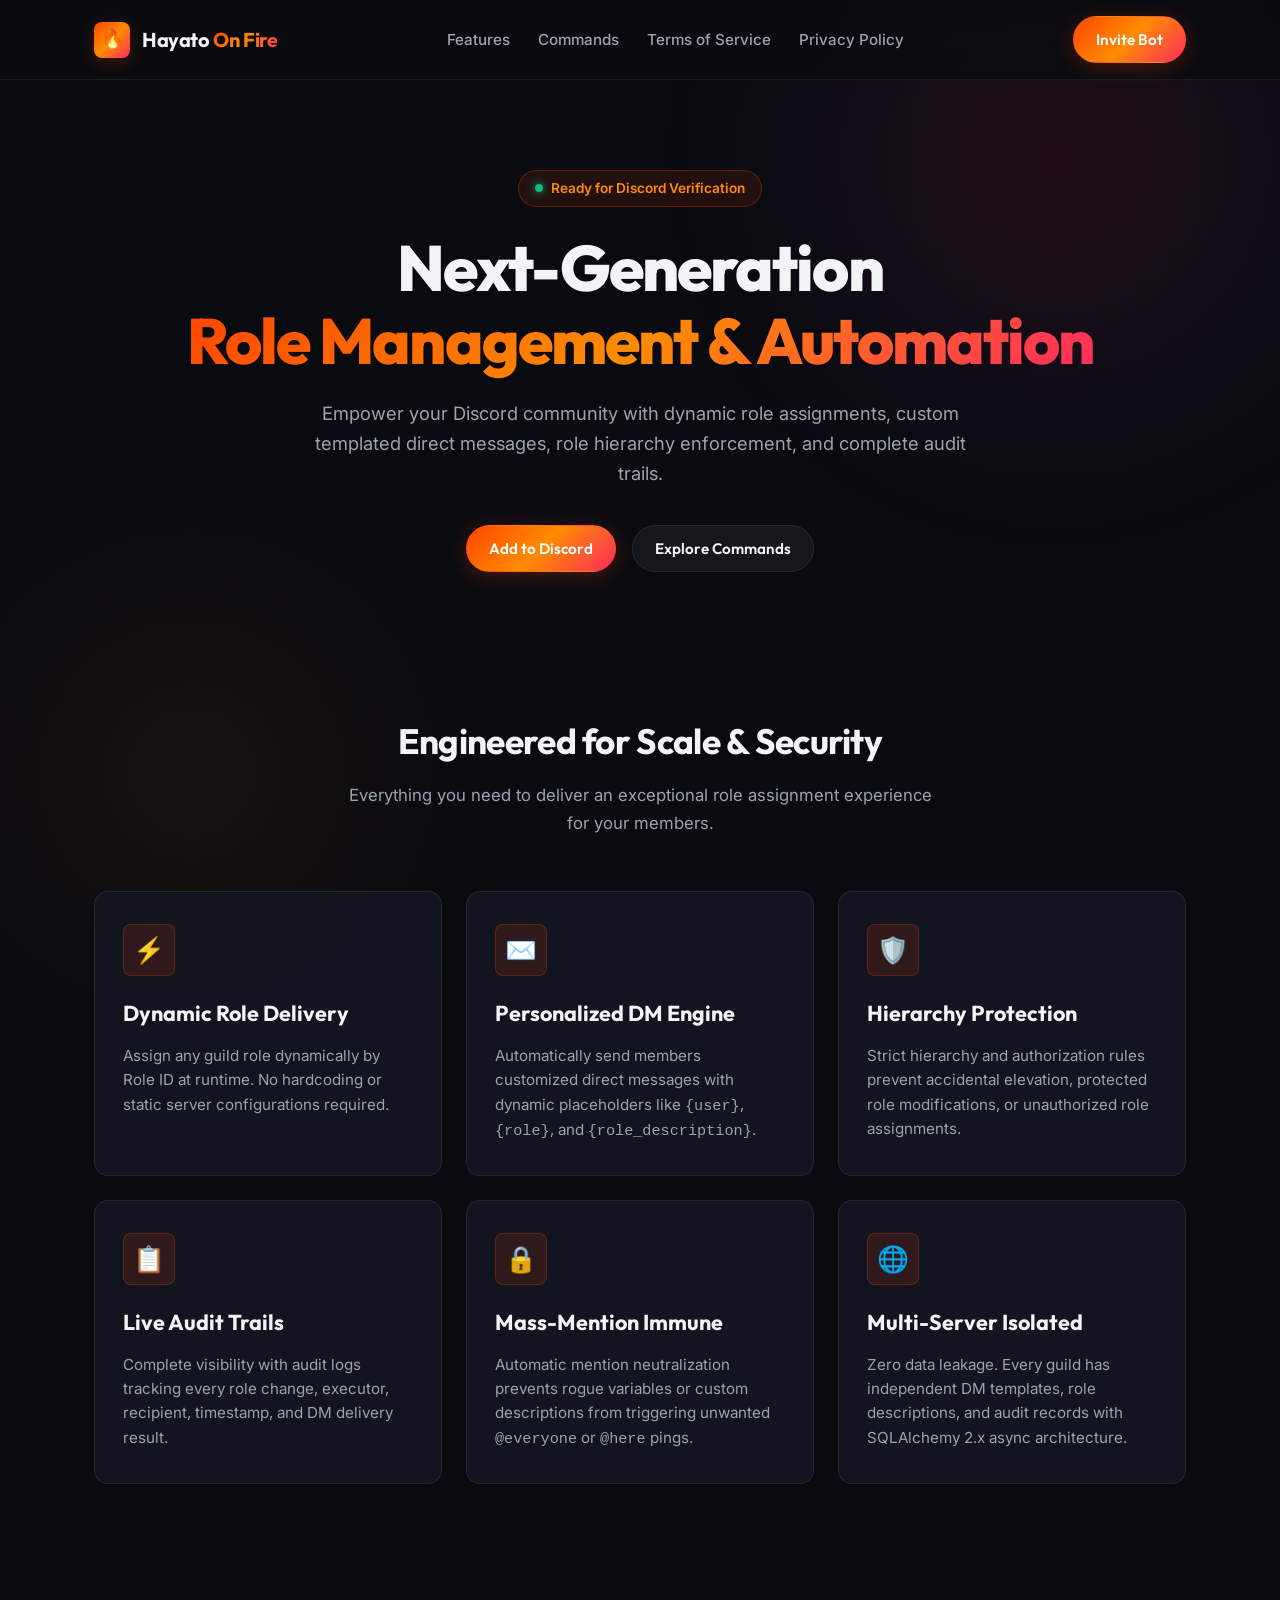
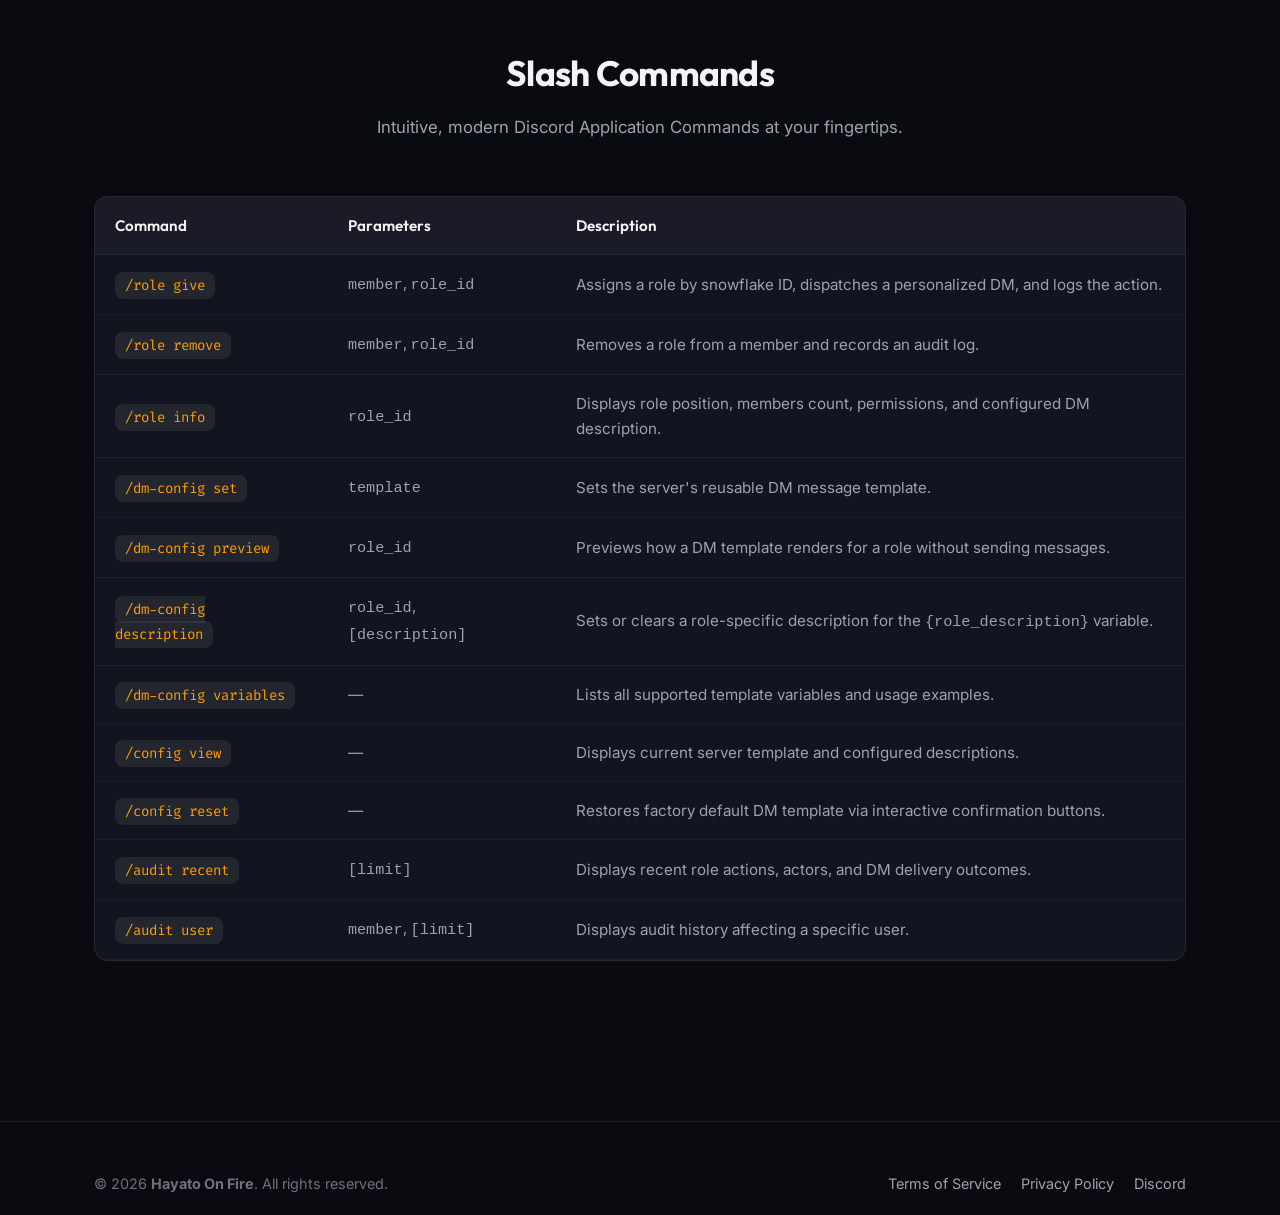
<file: docs/index.html>
<!DOCTYPE html>
<html lang="en">
<head>
  <meta charset="UTF-8">
  <meta name="viewport" content="width=device-width, initial-scale=1.0">
  <title>Hayato On Fire — Advanced Discord Role Management Bot</title>
  <meta name="description" content="Hayato On Fire is an advanced, high-performance Discord role management bot with dynamic DM templates, role descriptions, and comprehensive audit logging.">
  <link rel="stylesheet" href="static/css/style.css">
  <link rel="icon" href="data:image/svg+xml,<svg xmlns='http://www.w3.org/2000/svg' viewBox='0 0 100 100'><text y='.9em' font-size='90'>🔥</text></svg>">
</head>
<body>

  <!-- Navigation -->
  <nav class="navbar">
    <div class="container nav-inner">
      <a href="index.html" class="nav-brand">
        <div class="brand-icon">🔥</div>
        <div class="brand-name">Hayato <span>On Fire</span></div>
      </a>
      <ul class="nav-links">
        <li><a href="index.html#features" class="nav-link">Features</a></li>
        <li><a href="index.html#commands" class="nav-link">Commands</a></li>
        <li><a href="terms.html" class="nav-link">Terms of Service</a></li>
        <li><a href="privacy.html" class="nav-link">Privacy Policy</a></li>
      </ul>
      <a href="https://discord.com/oauth2/authorize?client_id=1564365119922634863&scope=bot%20applications.commands&permissions=268435456" target="_blank" class="btn btn-primary">
        Invite Bot
      </a>
    </div>
  </nav>

  <!-- Hero Section -->
  <header class="hero">
    <div class="container">
      <div class="badge">
        <span class="badge-dot"></span>
        Ready for Discord Verification
      </div>
      <h1 class="hero-title">
        Next-Generation <br>
        <span class="gradient-text">Role Management & Automation</span>
      </h1>
      <p class="hero-subtitle">
        Empower your Discord community with dynamic role assignments, custom templated direct messages, role hierarchy enforcement, and complete audit trails.
      </p>
      <div class="hero-cta">
        <a href="https://discord.com/oauth2/authorize?client_id=1564365119922634863&scope=bot%20applications.commands&permissions=268435456" target="_blank" class="btn btn-primary">
          Add to Discord
        </a>
        <a href="index.html#commands" class="btn btn-secondary">
          Explore Commands
        </a>
      </div>
    </div>
  </header>

  <!-- Features Grid -->
  <section class="features" id="features">
    <div class="container">
      <div class="section-header">
        <h2 class="section-title">Engineered for Scale & Security</h2>
        <p class="section-desc">Everything you need to deliver an exceptional role assignment experience for your members.</p>
      </div>
      <div class="grid-3">
        <div class="card">
          <div class="card-icon">⚡</div>
          <h3 class="card-title">Dynamic Role Delivery</h3>
          <p class="card-text">Assign any guild role dynamically by Role ID at runtime. No hardcoding or static server configurations required.</p>
        </div>
        <div class="card">
          <div class="card-icon">✉️</div>
          <h3 class="card-title">Personalized DM Engine</h3>
          <p class="card-text">Automatically send members customized direct messages with dynamic placeholders like <code>{user}</code>, <code>{role}</code>, and <code>{role_description}</code>.</p>
        </div>
        <div class="card">
          <div class="card-icon">🛡️</div>
          <h3 class="card-title">Hierarchy Protection</h3>
          <p class="card-text">Strict hierarchy and authorization rules prevent accidental elevation, protected role modifications, or unauthorized role assignments.</p>
        </div>
        <div class="card">
          <div class="card-icon">📋</div>
          <h3 class="card-title">Live Audit Trails</h3>
          <p class="card-text">Complete visibility with audit logs tracking every role change, executor, recipient, timestamp, and DM delivery result.</p>
        </div>
        <div class="card">
          <div class="card-icon">🔒</div>
          <h3 class="card-title">Mass-Mention Immune</h3>
          <p class="card-text">Automatic mention neutralization prevents rogue variables or custom descriptions from triggering unwanted <code>@everyone</code> or <code>@here</code> pings.</p>
        </div>
        <div class="card">
          <div class="card-icon">🌐</div>
          <h3 class="card-title">Multi-Server Isolated</h3>
          <p class="card-text">Zero data leakage. Every guild has independent DM templates, role descriptions, and audit records with SQLAlchemy 2.x async architecture.</p>
        </div>
      </div>
    </div>
  </section>

  <!-- Commands Section -->
  <section class="features" id="commands">
    <div class="container">
      <div class="section-header">
        <h2 class="section-title">Slash Commands</h2>
        <p class="section-desc">Intuitive, modern Discord Application Commands at your fingertips.</p>
      </div>

      <div class="command-table-wrap">
        <table class="command-table">
          <thead>
            <tr>
              <th>Command</th>
              <th>Parameters</th>
              <th>Description</th>
            </tr>
          </thead>
          <tbody>
            <tr>
              <td><span class="cmd-badge">/role give</span></td>
              <td><code>member</code>, <code>role_id</code></td>
              <td>Assigns a role by snowflake ID, dispatches a personalized DM, and logs the action.</td>
            </tr>
            <tr>
              <td><span class="cmd-badge">/role remove</span></td>
              <td><code>member</code>, <code>role_id</code></td>
              <td>Removes a role from a member and records an audit log.</td>
            </tr>
            <tr>
              <td><span class="cmd-badge">/role info</span></td>
              <td><code>role_id</code></td>
              <td>Displays role position, members count, permissions, and configured DM description.</td>
            </tr>
            <tr>
              <td><span class="cmd-badge">/dm-config set</span></td>
              <td><code>template</code></td>
              <td>Sets the server's reusable DM message template.</td>
            </tr>
            <tr>
              <td><span class="cmd-badge">/dm-config preview</span></td>
              <td><code>role_id</code></td>
              <td>Previews how a DM template renders for a role without sending messages.</td>
            </tr>
            <tr>
              <td><span class="cmd-badge">/dm-config description</span></td>
              <td><code>role_id</code>, <code>[description]</code></td>
              <td>Sets or clears a role-specific description for the <code>{role_description}</code> variable.</td>
            </tr>
            <tr>
              <td><span class="cmd-badge">/dm-config variables</span></td>
              <td>—</td>
              <td>Lists all supported template variables and usage examples.</td>
            </tr>
            <tr>
              <td><span class="cmd-badge">/config view</span></td>
              <td>—</td>
              <td>Displays current server template and configured descriptions.</td>
            </tr>
            <tr>
              <td><span class="cmd-badge">/config reset</span></td>
              <td>—</td>
              <td>Restores factory default DM template via interactive confirmation buttons.</td>
            </tr>
            <tr>
              <td><span class="cmd-badge">/audit recent</span></td>
              <td><code>[limit]</code></td>
              <td>Displays recent role actions, actors, and DM delivery outcomes.</td>
            </tr>
            <tr>
              <td><span class="cmd-badge">/audit user</span></td>
              <td><code>member</code>, <code>[limit]</code></td>
              <td>Displays audit history affecting a specific user.</td>
            </tr>
          </tbody>
        </table>
      </div>
    </div>
  </section>

  <!-- Footer -->
  <footer class="footer">
    <div class="container footer-inner">
      <div class="footer-copy">
        &copy; <span id="current-year">2026</span> <strong>Hayato On Fire</strong>. All rights reserved.
      </div>
      <div class="footer-links">
        <a href="terms.html">Terms of Service</a>
        <a href="privacy.html">Privacy Policy</a>
        <a href="https://discord.com" target="_blank" rel="noopener">Discord</a>
      </div>
    </div>
  </footer>

  <script src="static/js/main.js"></script>
</body>
</html>
</file>
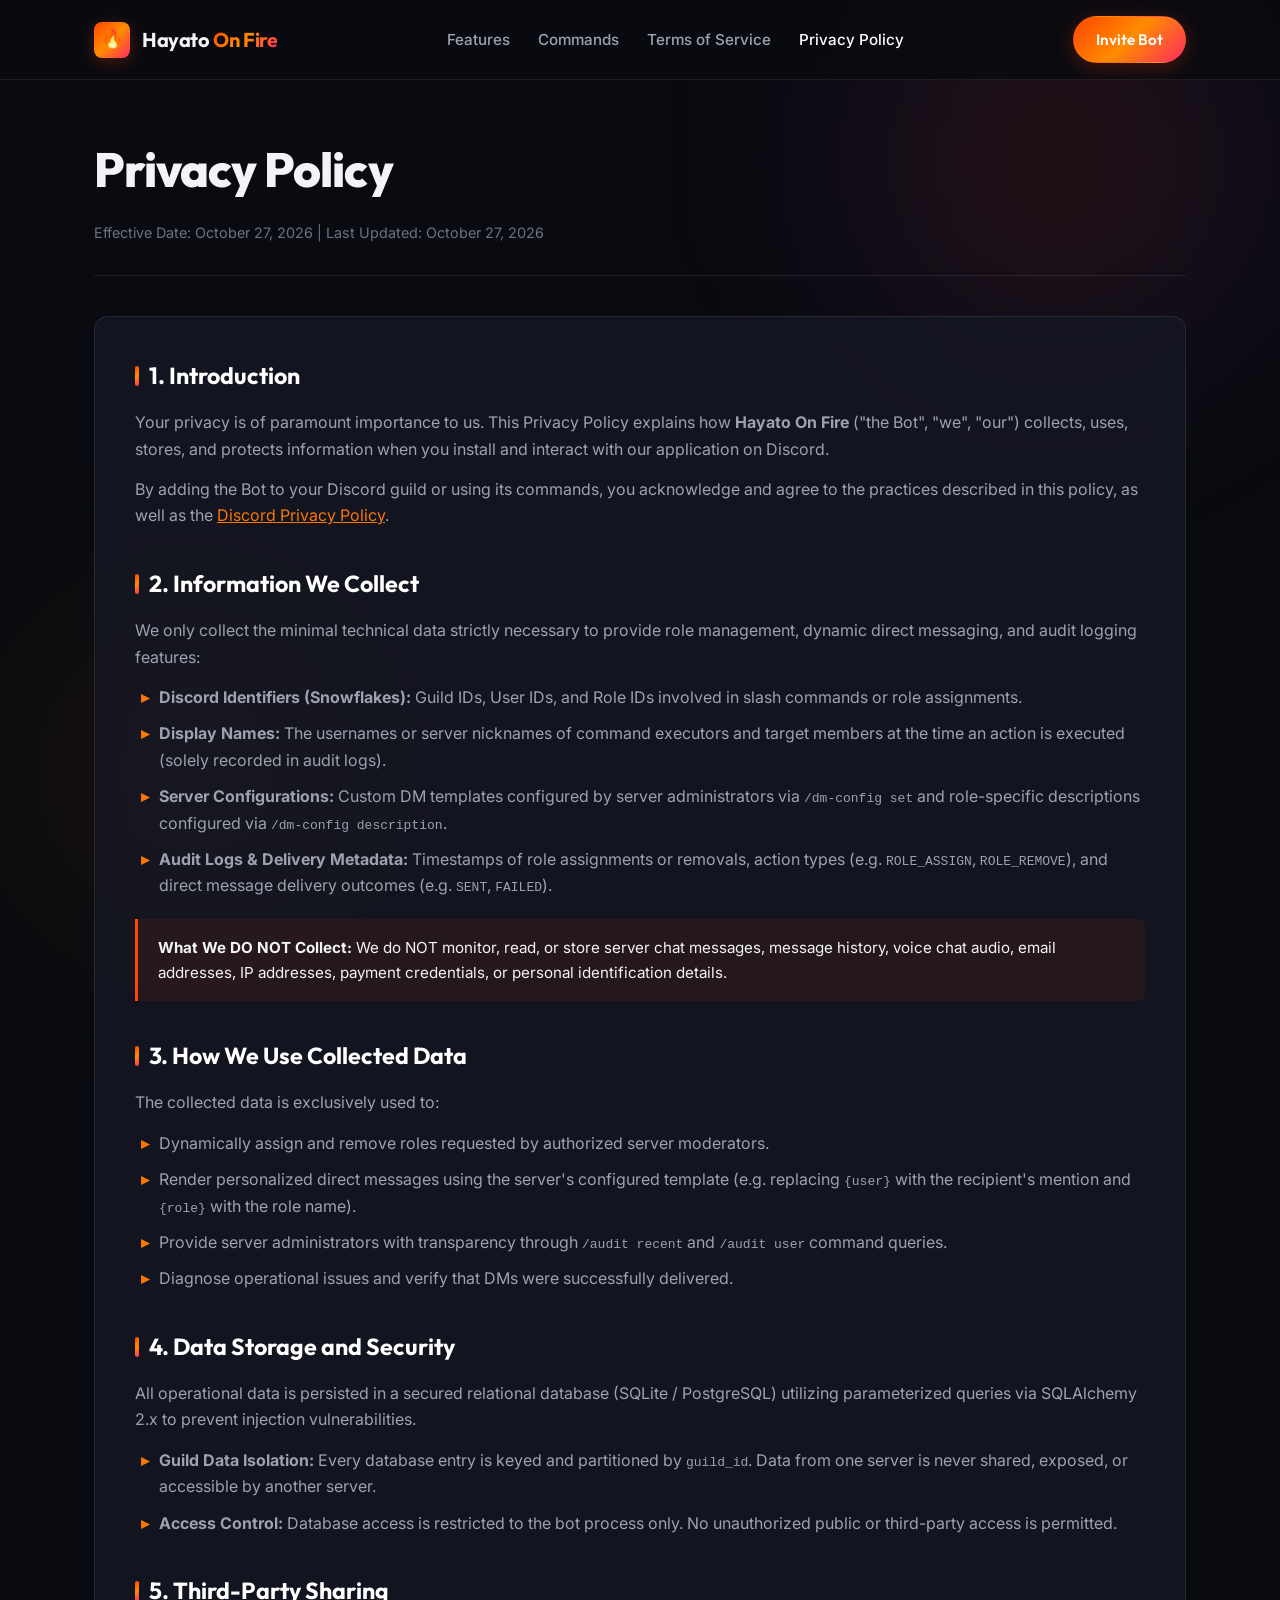
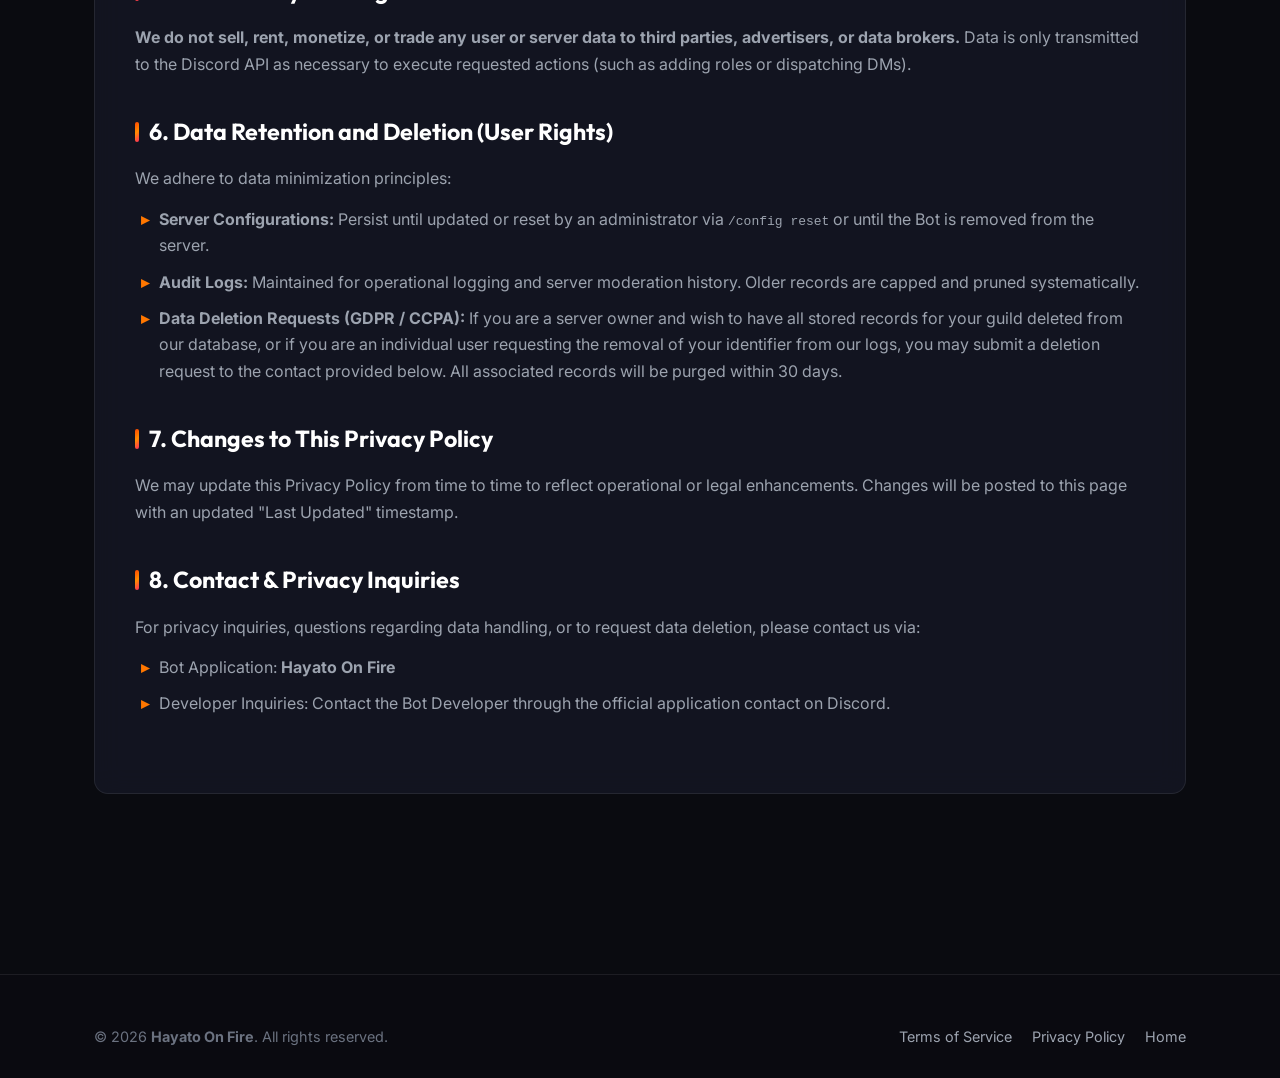
<file: docs/privacy.html>
<!DOCTYPE html>
<html lang="en">
<head>
  <meta charset="UTF-8">
  <meta name="viewport" content="width=device-width, initial-scale=1.0">
  <title>Privacy Policy — Hayato On Fire</title>
  <meta name="description" content="Privacy Policy for Hayato On Fire Discord Bot. Details on data collection, storage, audit logs, and user rights.">
  <link rel="stylesheet" href="static/css/style.css">
  <link rel="icon" href="data:image/svg+xml,<svg xmlns='http://www.w3.org/2000/svg' viewBox='0 0 100 100'><text y='.9em' font-size='90'>🔥</text></svg>">
</head>
<body>

  <!-- Navigation -->
  <nav class="navbar">
    <div class="container nav-inner">
      <a href="index.html" class="nav-brand">
        <div class="brand-icon">🔥</div>
        <div class="brand-name">Hayato <span>On Fire</span></div>
      </a>
      <ul class="nav-links">
        <li><a href="index.html#features" class="nav-link">Features</a></li>
        <li><a href="index.html#commands" class="nav-link">Commands</a></li>
        <li><a href="terms.html" class="nav-link">Terms of Service</a></li>
        <li><a href="privacy.html" class="nav-link active">Privacy Policy</a></li>
      </ul>
      <a href="https://discord.com/oauth2/authorize?client_id=1564365119922634863&scope=bot%20applications.commands&permissions=268435456" target="_blank" class="btn btn-primary">
        Invite Bot
      </a>
    </div>
  </nav>

  <!-- Legal Content -->
  <main class="legal-page">
    <div class="container">
      <div class="legal-header">
        <h1>Privacy Policy</h1>
        <p class="legal-meta">Effective Date: October 27, 2026 | Last Updated: October 27, 2026</p>
      </div>

      <div class="legal-box legal-content">
        <section>
          <h2>1. Introduction</h2>
          <p>
            Your privacy is of paramount importance to us. This Privacy Policy explains how <strong>Hayato On Fire</strong> ("the Bot", "we", "our") collects, uses, stores, and protects information when you install and interact with our application on Discord.
          </p>
          <p>
            By adding the Bot to your Discord guild or using its commands, you acknowledge and agree to the practices described in this policy, as well as the <a href="https://discord.com/privacy" target="_blank" rel="noopener" style="color: var(--accent-orange);">Discord Privacy Policy</a>.
          </p>
        </section>

        <section>
          <h2>2. Information We Collect</h2>
          <p>We only collect the minimal technical data strictly necessary to provide role management, dynamic direct messaging, and audit logging features:</p>
          <ul>
            <li><strong>Discord Identifiers (Snowflakes):</strong> Guild IDs, User IDs, and Role IDs involved in slash commands or role assignments.</li>
            <li><strong>Display Names:</strong> The usernames or server nicknames of command executors and target members at the time an action is executed (solely recorded in audit logs).</li>
            <li><strong>Server Configurations:</strong> Custom DM templates configured by server administrators via <code>/dm-config set</code> and role-specific descriptions configured via <code>/dm-config description</code>.</li>
            <li><strong>Audit Logs & Delivery Metadata:</strong> Timestamps of role assignments or removals, action types (e.g. <code>ROLE_ASSIGN</code>, <code>ROLE_REMOVE</code>), and direct message delivery outcomes (e.g. <code>SENT</code>, <code>FAILED</code>).</li>
          </ul>

          <div class="legal-highlight">
            <p><strong>What We DO NOT Collect:</strong> We do NOT monitor, read, or store server chat messages, message history, voice chat audio, email addresses, IP addresses, payment credentials, or personal identification details.</p>
          </div>
        </section>

        <section>
          <h2>3. How We Use Collected Data</h2>
          <p>The collected data is exclusively used to:</p>
          <ul>
            <li>Dynamically assign and remove roles requested by authorized server moderators.</li>
            <li>Render personalized direct messages using the server's configured template (e.g. replacing <code>{user}</code> with the recipient's mention and <code>{role}</code> with the role name).</li>
            <li>Provide server administrators with transparency through <code>/audit recent</code> and <code>/audit user</code> command queries.</li>
            <li>Diagnose operational issues and verify that DMs were successfully delivered.</li>
          </ul>
        </section>

        <section>
          <h2>4. Data Storage and Security</h2>
          <p>
            All operational data is persisted in a secured relational database (SQLite / PostgreSQL) utilizing parameterized queries via SQLAlchemy 2.x to prevent injection vulnerabilities.
          </p>
          <ul>
            <li><strong>Guild Data Isolation:</strong> Every database entry is keyed and partitioned by <code>guild_id</code>. Data from one server is never shared, exposed, or accessible by another server.</li>
            <li><strong>Access Control:</strong> Database access is restricted to the bot process only. No unauthorized public or third-party access is permitted.</li>
          </ul>
        </section>

        <section>
          <h2>5. Third-Party Sharing</h2>
          <p>
            <strong>We do not sell, rent, monetize, or trade any user or server data to third parties, advertisers, or data brokers.</strong> Data is only transmitted to the Discord API as necessary to execute requested actions (such as adding roles or dispatching DMs).
          </p>
        </section>

        <section>
          <h2>6. Data Retention and Deletion (User Rights)</h2>
          <p>
            We adhere to data minimization principles:
          </p>
          <ul>
            <li><strong>Server Configurations:</strong> Persist until updated or reset by an administrator via <code>/config reset</code> or until the Bot is removed from the server.</li>
            <li><strong>Audit Logs:</strong> Maintained for operational logging and server moderation history. Older records are capped and pruned systematically.</li>
            <li><strong>Data Deletion Requests (GDPR / CCPA):</strong> If you are a server owner and wish to have all stored records for your guild deleted from our database, or if you are an individual user requesting the removal of your identifier from our logs, you may submit a deletion request to the contact provided below. All associated records will be purged within 30 days.</li>
          </ul>
        </section>

        <section>
          <h2>7. Changes to This Privacy Policy</h2>
          <p>
            We may update this Privacy Policy from time to time to reflect operational or legal enhancements. Changes will be posted to this page with an updated "Last Updated" timestamp.
          </p>
        </section>

        <section>
          <h2>8. Contact & Privacy Inquiries</h2>
          <p>
            For privacy inquiries, questions regarding data handling, or to request data deletion, please contact us via:
          </p>
          <ul>
            <li>Bot Application: <strong>Hayato On Fire</strong></li>
            <li>Developer Inquiries: Contact the Bot Developer through the official application contact on Discord.</li>
          </ul>
        </section>
      </div>
    </div>
  </main>

  <!-- Footer -->
  <footer class="footer">
    <div class="container footer-inner">
      <div class="footer-copy">
        &copy; <span id="current-year">2026</span> <strong>Hayato On Fire</strong>. All rights reserved.
      </div>
      <div class="footer-links">
        <a href="terms.html">Terms of Service</a>
        <a href="privacy.html">Privacy Policy</a>
        <a href="index.html">Home</a>
      </div>
    </div>
  </footer>

  <script src="static/js/main.js"></script>
</body>
</html>
</file>
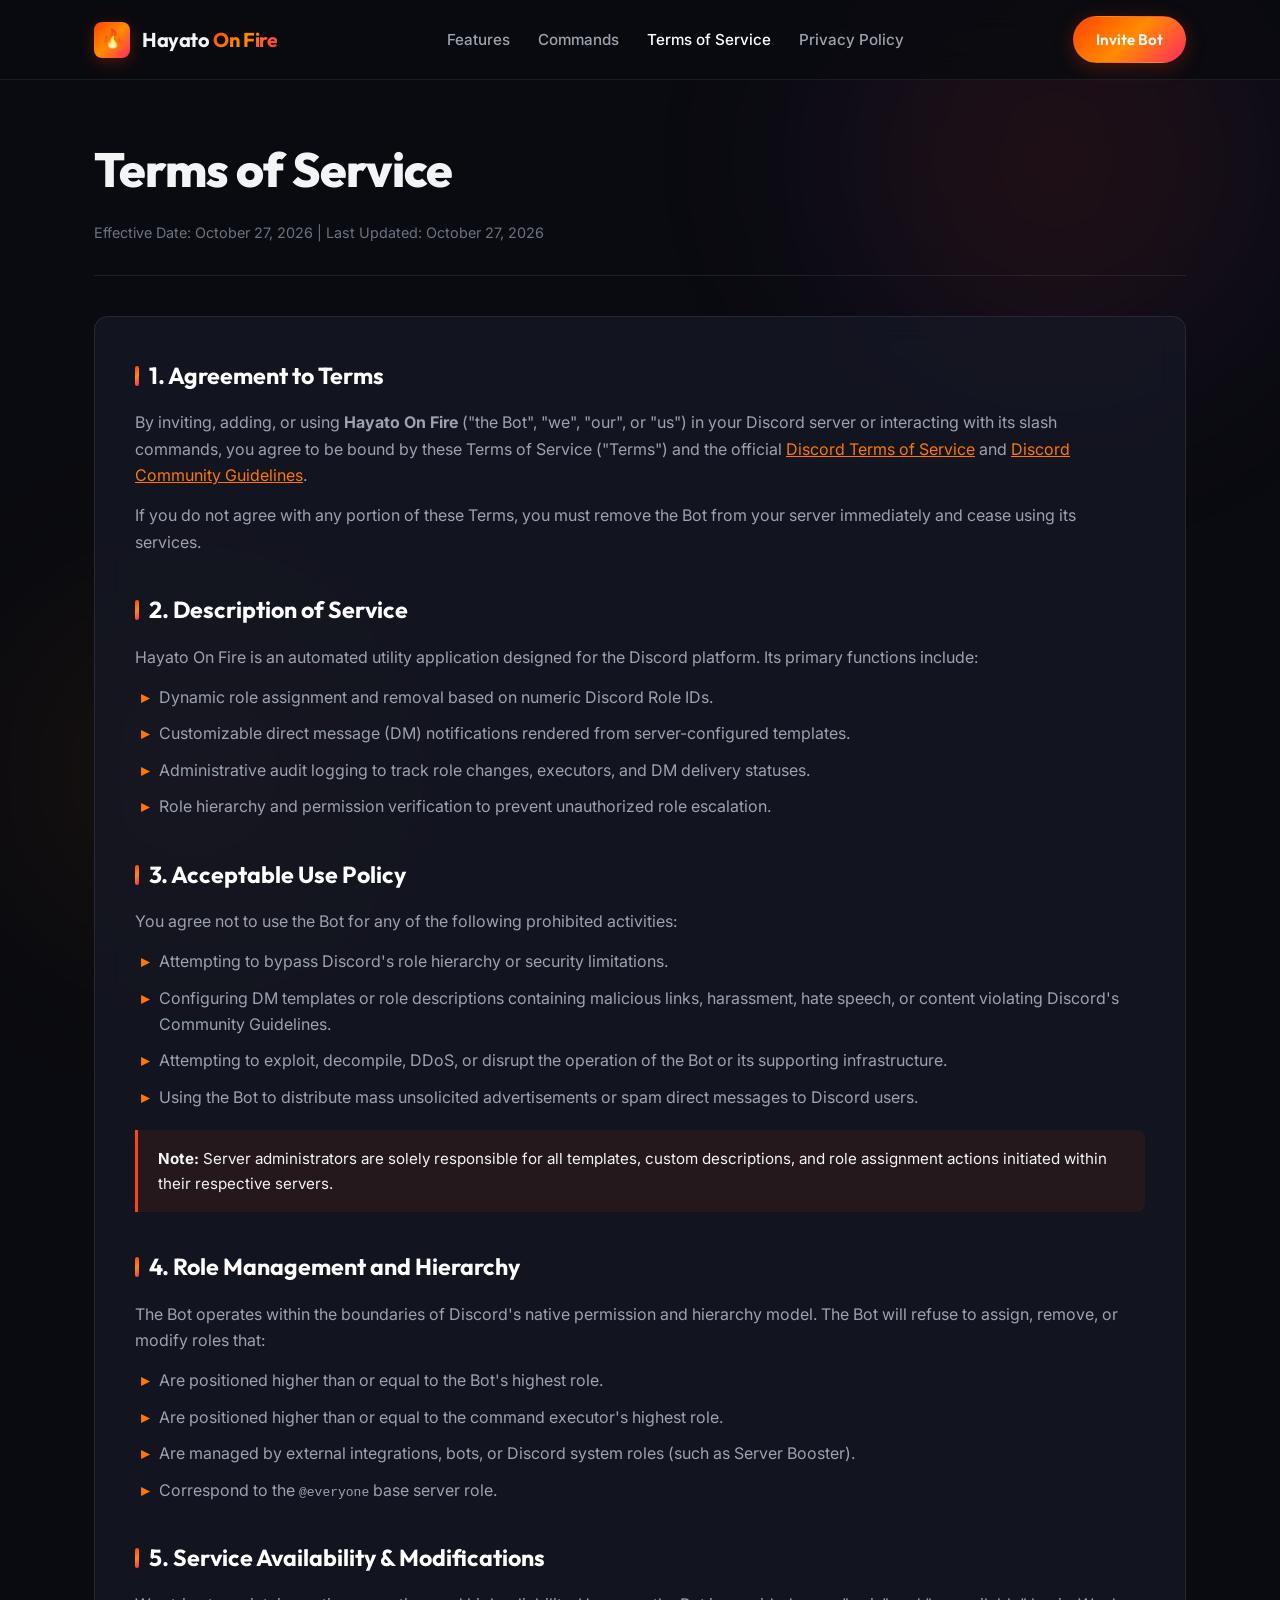
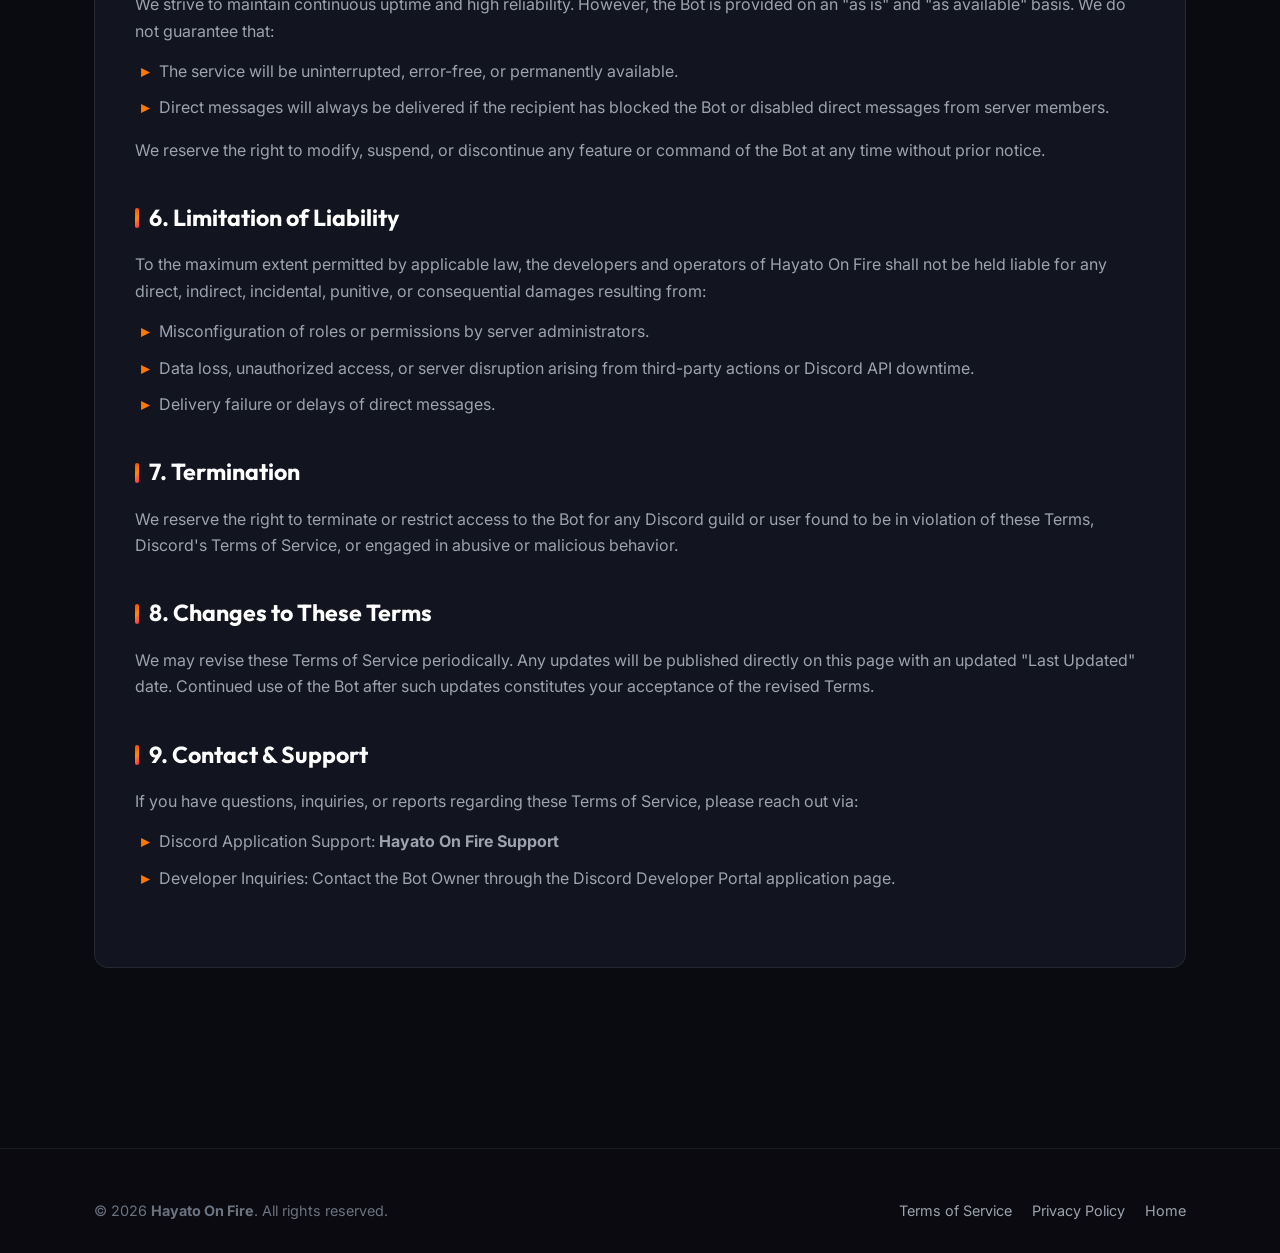
<file: docs/terms.html>
<!DOCTYPE html>
<html lang="en">
<head>
  <meta charset="UTF-8">
  <meta name="viewport" content="width=device-width, initial-scale=1.0">
  <title>Terms of Service — Hayato On Fire</title>
  <meta name="description" content="Terms of Service for Hayato On Fire Discord Bot. Understand the rules and guidelines governing the use of the bot.">
  <link rel="stylesheet" href="static/css/style.css">
  <link rel="icon" href="data:image/svg+xml,<svg xmlns='http://www.w3.org/2000/svg' viewBox='0 0 100 100'><text y='.9em' font-size='90'>🔥</text></svg>">
</head>
<body>

  <!-- Navigation -->
  <nav class="navbar">
    <div class="container nav-inner">
      <a href="index.html" class="nav-brand">
        <div class="brand-icon">🔥</div>
        <div class="brand-name">Hayato <span>On Fire</span></div>
      </a>
      <ul class="nav-links">
        <li><a href="index.html#features" class="nav-link">Features</a></li>
        <li><a href="index.html#commands" class="nav-link">Commands</a></li>
        <li><a href="terms.html" class="nav-link active">Terms of Service</a></li>
        <li><a href="privacy.html" class="nav-link">Privacy Policy</a></li>
      </ul>
      <a href="https://discord.com/oauth2/authorize?client_id=1564365119922634863&scope=bot%20applications.commands&permissions=268435456" target="_blank" class="btn btn-primary">
        Invite Bot
      </a>
    </div>
  </nav>

  <!-- Legal Content -->
  <main class="legal-page">
    <div class="container">
      <div class="legal-header">
        <h1>Terms of Service</h1>
        <p class="legal-meta">Effective Date: October 27, 2026 | Last Updated: October 27, 2026</p>
      </div>

      <div class="legal-box legal-content">
        <section>
          <h2>1. Agreement to Terms</h2>
          <p>
            By inviting, adding, or using <strong>Hayato On Fire</strong> ("the Bot", "we", "our", or "us") in your Discord server or interacting with its slash commands, you agree to be bound by these Terms of Service ("Terms") and the official <a href="https://discord.com/terms" target="_blank" rel="noopener" style="color: var(--accent-orange);">Discord Terms of Service</a> and <a href="https://discord.com/guidelines" target="_blank" rel="noopener" style="color: var(--accent-orange);">Discord Community Guidelines</a>.
          </p>
          <p>
            If you do not agree with any portion of these Terms, you must remove the Bot from your server immediately and cease using its services.
          </p>
        </section>

        <section>
          <h2>2. Description of Service</h2>
          <p>
            Hayato On Fire is an automated utility application designed for the Discord platform. Its primary functions include:
          </p>
          <ul>
            <li>Dynamic role assignment and removal based on numeric Discord Role IDs.</li>
            <li>Customizable direct message (DM) notifications rendered from server-configured templates.</li>
            <li>Administrative audit logging to track role changes, executors, and DM delivery statuses.</li>
            <li>Role hierarchy and permission verification to prevent unauthorized role escalation.</li>
          </ul>
        </section>

        <section>
          <h2>3. Acceptable Use Policy</h2>
          <p>You agree not to use the Bot for any of the following prohibited activities:</p>
          <ul>
            <li>Attempting to bypass Discord's role hierarchy or security limitations.</li>
            <li>Configuring DM templates or role descriptions containing malicious links, harassment, hate speech, or content violating Discord's Community Guidelines.</li>
            <li>Attempting to exploit, decompile, DDoS, or disrupt the operation of the Bot or its supporting infrastructure.</li>
            <li>Using the Bot to distribute mass unsolicited advertisements or spam direct messages to Discord users.</li>
          </ul>
          <div class="legal-highlight">
            <p><strong>Note:</strong> Server administrators are solely responsible for all templates, custom descriptions, and role assignment actions initiated within their respective servers.</p>
          </div>
        </section>

        <section>
          <h2>4. Role Management and Hierarchy</h2>
          <p>
            The Bot operates within the boundaries of Discord's native permission and hierarchy model. The Bot will refuse to assign, remove, or modify roles that:
          </p>
          <ul>
            <li>Are positioned higher than or equal to the Bot's highest role.</li>
            <li>Are positioned higher than or equal to the command executor's highest role.</li>
            <li>Are managed by external integrations, bots, or Discord system roles (such as Server Booster).</li>
            <li>Correspond to the <code>@everyone</code> base server role.</li>
          </ul>
        </section>

        <section>
          <h2>5. Service Availability & Modifications</h2>
          <p>
            We strive to maintain continuous uptime and high reliability. However, the Bot is provided on an "as is" and "as available" basis. We do not guarantee that:
          </p>
          <ul>
            <li>The service will be uninterrupted, error-free, or permanently available.</li>
            <li>Direct messages will always be delivered if the recipient has blocked the Bot or disabled direct messages from server members.</li>
          </ul>
          <p>
            We reserve the right to modify, suspend, or discontinue any feature or command of the Bot at any time without prior notice.
          </p>
        </section>

        <section>
          <h2>6. Limitation of Liability</h2>
          <p>
            To the maximum extent permitted by applicable law, the developers and operators of Hayato On Fire shall not be held liable for any direct, indirect, incidental, punitive, or consequential damages resulting from:
          </p>
          <ul>
            <li>Misconfiguration of roles or permissions by server administrators.</li>
            <li>Data loss, unauthorized access, or server disruption arising from third-party actions or Discord API downtime.</li>
            <li>Delivery failure or delays of direct messages.</li>
          </ul>
        </section>

        <section>
          <h2>7. Termination</h2>
          <p>
            We reserve the right to terminate or restrict access to the Bot for any Discord guild or user found to be in violation of these Terms, Discord's Terms of Service, or engaged in abusive or malicious behavior.
          </p>
        </section>

        <section>
          <h2>8. Changes to These Terms</h2>
          <p>
            We may revise these Terms of Service periodically. Any updates will be published directly on this page with an updated "Last Updated" date. Continued use of the Bot after such updates constitutes your acceptance of the revised Terms.
          </p>
        </section>

        <section>
          <h2>9. Contact & Support</h2>
          <p>
            If you have questions, inquiries, or reports regarding these Terms of Service, please reach out via:
          </p>
          <ul>
            <li>Discord Application Support: <strong>Hayato On Fire Support</strong></li>
            <li>Developer Inquiries: Contact the Bot Owner through the Discord Developer Portal application page.</li>
          </ul>
        </section>
      </div>
    </div>
  </main>

  <!-- Footer -->
  <footer class="footer">
    <div class="container footer-inner">
      <div class="footer-copy">
        &copy; <span id="current-year">2026</span> <strong>Hayato On Fire</strong>. All rights reserved.
      </div>
      <div class="footer-links">
        <a href="terms.html">Terms of Service</a>
        <a href="privacy.html">Privacy Policy</a>
        <a href="index.html">Home</a>
      </div>
    </div>
  </footer>

  <script src="static/js/main.js"></script>
</body>
</html>
</file>
<file: docs/static/css/style.css>
/* Hayato On Fire — Web Panel & Legal Portal Stylesheet */
@import url('https://fonts.googleapis.com/css2?family=Outfit:wght@400;500;600;700;800&family=Inter:wght@300;400;500;600;700&family=Fira+Code:wght@400;500&display=swap');

:root {
  --bg-primary: #0a0b10;
  --bg-secondary: #12141e;
  --bg-card: rgba(22, 25, 38, 0.75);
  --bg-card-hover: rgba(28, 32, 50, 0.9);
  --border-color: rgba(255, 255, 255, 0.08);
  --border-highlight: rgba(255, 87, 34, 0.35);

  --text-main: #f3f4f6;
  --text-muted: #9ca3af;
  --text-dim: #6b7280;

  --accent-fire: #ff4500;
  --accent-orange: #ff7700;
  --accent-amber: #ffaa00;
  --accent-purple: #7928ca;
  --accent-glow: rgba(255, 69, 0, 0.25);

  --gradient-fire: linear-gradient(135deg, #ff4500 0%, #ff8c00 50%, #ff2a5f 100%);
  --gradient-dark: linear-gradient(180deg, rgba(10, 11, 16, 0.8) 0%, #0a0b10 100%);

  --radius-sm: 8px;
  --radius-md: 14px;
  --radius-lg: 22px;
  --radius-full: 9999px;

  --transition: all 0.25s cubic-bezier(0.16, 1, 0.3, 1);
}

* {
  margin: 0;
  padding: 0;
  box-sizing: border-box;
}

html {
  scroll-behavior: smooth;
  color-scheme: dark;
}

body {
  font-family: 'Inter', -apple-system, BlinkMacSystemFont, sans-serif;
  background-color: var(--bg-primary);
  color: var(--text-main);
  line-height: 1.65;
  overflow-x: hidden;
  position: relative;
  min-height: 100vh;
}

/* Background Ambient Glows */
body::before {
  content: '';
  position: fixed;
  top: -10vw;
  right: -5vw;
  width: 45vw;
  height: 45vw;
  background: radial-gradient(circle, rgba(255, 69, 0, 0.12) 0%, rgba(121, 40, 202, 0.08) 50%, transparent 70%);
  border-radius: 50%;
  pointer-events: none;
  z-index: 0;
  filter: blur(80px);
}

body::after {
  content: '';
  position: fixed;
  bottom: -10vw;
  left: -5vw;
  width: 40vw;
  height: 40vw;
  background: radial-gradient(circle, rgba(255, 120, 0, 0.1) 0%, transparent 65%);
  border-radius: 50%;
  pointer-events: none;
  z-index: 0;
  filter: blur(90px);
}

.container {
  max-width: 1140px;
  margin: 0 auto;
  padding: 0 24px;
  position: relative;
  z-index: 1;
}

/* Navigation Bar */
.navbar {
  position: sticky;
  top: 0;
  z-index: 100;
  background: rgba(10, 11, 16, 0.85);
  backdrop-filter: blur(16px);
  -webkit-backdrop-filter: blur(16px);
  border-bottom: 1px solid var(--border-color);
  padding: 16px 0;
  transition: var(--transition);
}

.nav-inner {
  display: flex;
  align-items: center;
  justify-content: space-between;
}

.nav-brand {
  display: flex;
  align-items: center;
  gap: 12px;
  text-decoration: none;
  color: var(--text-main);
  font-family: 'Outfit', sans-serif;
  font-weight: 700;
  font-size: 1.25rem;
  letter-spacing: -0.02em;
}

.brand-icon {
  width: 36px;
  height: 36px;
  border-radius: var(--radius-sm);
  background: var(--gradient-fire);
  display: flex;
  align-items: center;
  justify-content: center;
  font-size: 1.15rem;
  box-shadow: 0 4px 16px var(--accent-glow);
}

.brand-name span {
  background: var(--gradient-fire);
  -webkit-background-clip: text;
  -webkit-text-fill-color: transparent;
}

.nav-links {
  display: flex;
  align-items: center;
  gap: 28px;
  list-style: none;
}

.nav-link {
  text-decoration: none;
  color: var(--text-muted);
  font-size: 0.95rem;
  font-weight: 500;
  transition: var(--transition);
}

.nav-link:hover,
.nav-link.active {
  color: #fff;
}

.btn {
  display: inline-flex;
  align-items: center;
  justify-content: center;
  gap: 8px;
  font-family: 'Outfit', sans-serif;
  font-weight: 600;
  font-size: 0.95rem;
  padding: 10px 22px;
  border-radius: var(--radius-full);
  text-decoration: none;
  transition: var(--transition);
  cursor: pointer;
  border: 1px solid transparent;
}

.btn-primary {
  background: var(--gradient-fire);
  color: #fff;
  box-shadow: 0 4px 20px var(--accent-glow);
}

.btn-primary:hover {
  transform: translateY(-2px);
  box-shadow: 0 6px 26px rgba(255, 69, 0, 0.4);
}

.btn-secondary {
  background: rgba(255, 255, 255, 0.05);
  color: var(--text-main);
  border-color: var(--border-color);
}

.btn-secondary:hover {
  background: rgba(255, 255, 255, 0.1);
  border-color: rgba(255, 255, 255, 0.2);
  transform: translateY(-2px);
}

/* Hero Section */
.hero {
  padding: 90px 0 60px;
  text-align: center;
}

.badge {
  display: inline-flex;
  align-items: center;
  gap: 8px;
  background: rgba(255, 69, 0, 0.1);
  border: 1px solid rgba(255, 69, 0, 0.3);
  color: #ff8c00;
  padding: 6px 16px;
  border-radius: var(--radius-full);
  font-size: 0.85rem;
  font-weight: 600;
  margin-bottom: 24px;
}

.badge-dot {
  width: 8px;
  height: 8px;
  border-radius: 50%;
  background: #10b981;
  box-shadow: 0 0 10px #10b981;
}

.hero-title {
  font-family: 'Outfit', sans-serif;
  font-size: clamp(2.5rem, 5vw, 4rem);
  font-weight: 800;
  line-height: 1.15;
  letter-spacing: -0.03em;
  margin-bottom: 20px;
}

.hero-title .gradient-text {
  background: var(--gradient-fire);
  -webkit-background-clip: text;
  -webkit-text-fill-color: transparent;
}

.hero-subtitle {
  font-size: 1.15rem;
  color: var(--text-muted);
  max-width: 680px;
  margin: 0 auto 36px;
  font-weight: 400;
}

.hero-cta {
  display: flex;
  align-items: center;
  justify-content: center;
  gap: 16px;
  flex-wrap: wrap;
}

/* Feature Grid */
.features {
  padding: 80px 0;
}

.section-header {
  text-align: center;
  margin-bottom: 54px;
}

.section-title {
  font-family: 'Outfit', sans-serif;
  font-size: 2.2rem;
  font-weight: 700;
  letter-spacing: -0.02em;
  margin-bottom: 12px;
}

.section-desc {
  color: var(--text-muted);
  font-size: 1.05rem;
  max-width: 600px;
  margin: 0 auto;
}

.grid-3 {
  display: grid;
  grid-template-columns: repeat(auto-fit, minmax(320px, 1fr));
  gap: 24px;
}

.card {
  background: var(--bg-card);
  border: 1px solid var(--border-color);
  border-radius: var(--radius-md);
  padding: 32px 28px;
  transition: var(--transition);
  backdrop-filter: blur(12px);
  position: relative;
  overflow: hidden;
}

.card:hover {
  background: var(--bg-card-hover);
  border-color: var(--border-highlight);
  transform: translateY(-4px);
  box-shadow: 0 12px 30px rgba(0, 0, 0, 0.35);
}

.card-icon {
  width: 52px;
  height: 52px;
  border-radius: var(--radius-sm);
  background: rgba(255, 69, 0, 0.12);
  border: 1px solid rgba(255, 69, 0, 0.25);
  display: flex;
  align-items: center;
  justify-content: center;
  font-size: 1.6rem;
  margin-bottom: 20px;
}

.card-title {
  font-family: 'Outfit', sans-serif;
  font-size: 1.35rem;
  font-weight: 700;
  margin-bottom: 12px;
}

.card-text {
  color: var(--text-muted);
  font-size: 0.95rem;
  line-height: 1.6;
}

/* Legal Documents Layout (Terms & Privacy) */
.legal-page {
  padding: 50px 0 100px;
}

.legal-header {
  border-bottom: 1px solid var(--border-color);
  padding-bottom: 30px;
  margin-bottom: 40px;
}

.legal-header h1 {
  font-family: 'Outfit', sans-serif;
  font-size: clamp(2.2rem, 4vw, 3rem);
  font-weight: 800;
  letter-spacing: -0.02em;
  margin-bottom: 12px;
}

.legal-meta {
  color: var(--text-dim);
  font-size: 0.9rem;
}

.legal-box {
  background: var(--bg-card);
  border: 1px solid var(--border-color);
  border-radius: var(--radius-md);
  padding: 40px;
  backdrop-filter: blur(14px);
}

.legal-content section {
  margin-bottom: 36px;
}

.legal-content h2 {
  font-family: 'Outfit', sans-serif;
  font-size: 1.45rem;
  font-weight: 700;
  color: #fff;
  margin-bottom: 14px;
  display: flex;
  align-items: center;
  gap: 10px;
}

.legal-content h2::before {
  content: '';
  display: inline-block;
  width: 4px;
  height: 20px;
  background: var(--gradient-fire);
  border-radius: 2px;
}

.legal-content p {
  color: var(--text-muted);
  margin-bottom: 14px;
  font-size: 1rem;
}

.legal-content ul {
  list-style: none;
  padding-left: 0;
  margin-bottom: 16px;
}

.legal-content ul li {
  position: relative;
  padding-left: 24px;
  margin-bottom: 10px;
  color: var(--text-muted);
}

.legal-content ul li::before {
  content: '▸';
  position: absolute;
  left: 6px;
  color: var(--accent-orange);
  font-weight: 700;
}

.legal-highlight {
  background: rgba(255, 69, 0, 0.08);
  border-left: 3px solid var(--accent-fire);
  padding: 16px 20px;
  border-radius: 0 var(--radius-sm) var(--radius-sm) 0;
  margin: 20px 0;
}

.legal-highlight p {
  margin-bottom: 0;
  color: var(--text-main);
  font-size: 0.95rem;
}

/* Command Showcase Table */
.command-table-wrap {
  overflow-x: auto;
  border: 1px solid var(--border-color);
  border-radius: var(--radius-md);
  background: var(--bg-card);
  margin-top: 30px;
}

.command-table {
  width: 100%;
  border-collapse: collapse;
  text-align: left;
  font-size: 0.95rem;
}

.command-table th {
  background: rgba(255, 255, 255, 0.03);
  padding: 16px 20px;
  font-family: 'Outfit', sans-serif;
  font-weight: 600;
  color: var(--text-main);
  border-bottom: 1px solid var(--border-color);
}

.command-table td {
  padding: 16px 20px;
  border-bottom: 1px solid rgba(255, 255, 255, 0.04);
  color: var(--text-muted);
}

.cmd-badge {
  font-family: 'Fira Code', monospace;
  background: rgba(255, 255, 255, 0.07);
  padding: 4px 10px;
  border-radius: var(--radius-sm);
  color: #ff9d00;
  font-size: 0.88rem;
}

/* Footer */
.footer {
  border-top: 1px solid var(--border-color);
  padding: 50px 0 30px;
  background: rgba(10, 11, 16, 0.9);
  margin-top: 80px;
}

.footer-inner {
  display: flex;
  align-items: center;
  justify-content: space-between;
  flex-wrap: wrap;
  gap: 24px;
}

.footer-copy {
  color: var(--text-dim);
  font-size: 0.9rem;
}

.footer-links {
  display: flex;
  gap: 20px;
}

.footer-links a {
  color: var(--text-muted);
  text-decoration: none;
  font-size: 0.9rem;
  transition: var(--transition);
}

.footer-links a:hover {
  color: #fff;
}

@media (max-width: 768px) {
  .nav-links {
    display: none;
  }
  .legal-box {
    padding: 24px;
  }
  .footer-inner {
    flex-direction: column;
    text-align: center;
  }
}
</file>
